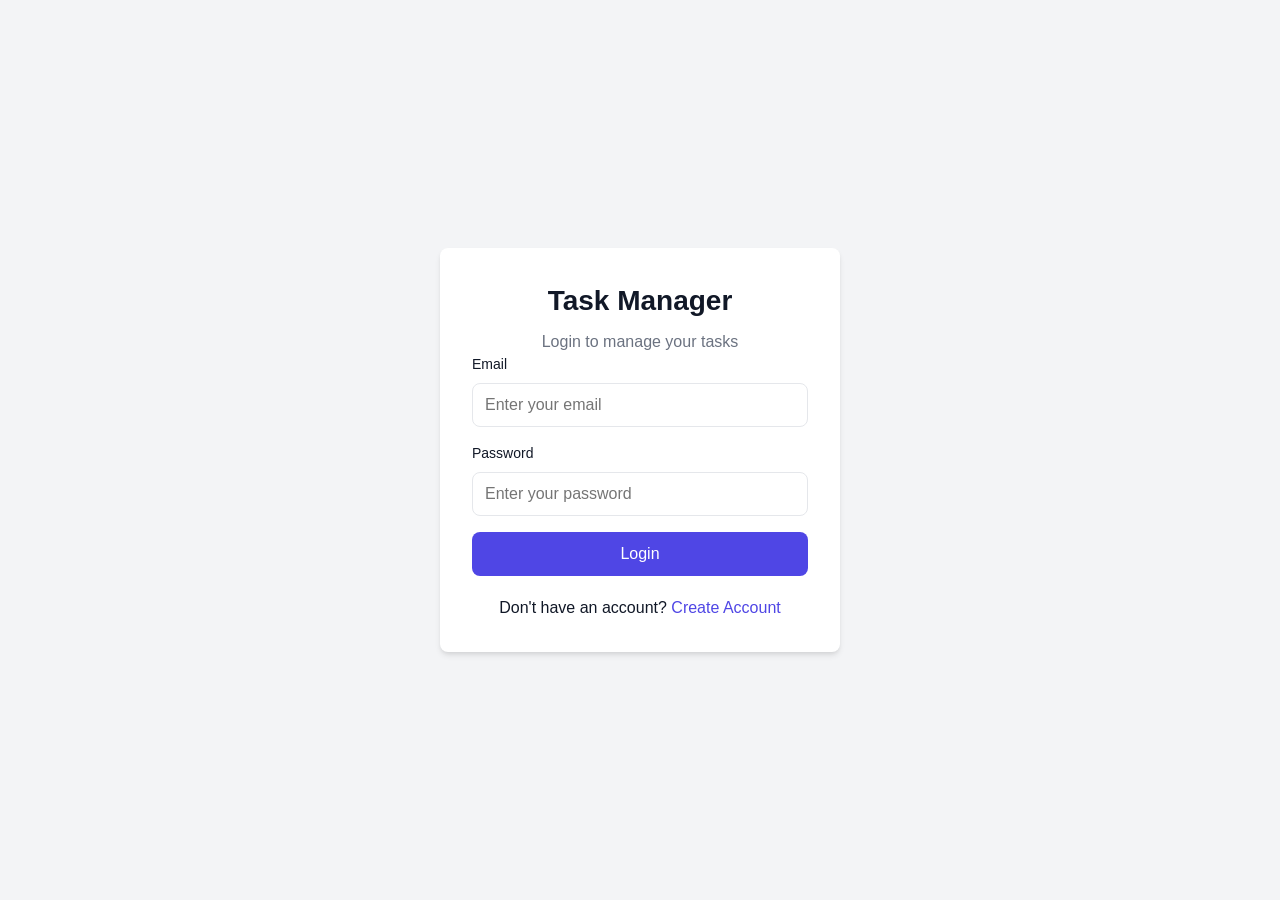
<file: index.html>
<!DOCTYPE html>
<html lang="en">
<head>
    <meta charset="UTF-8">
    <meta name="viewport" content="width=device-width, initial-scale=1.0">
    <title>Task Manager - Login</title>
    <link rel="stylesheet" href="css/style.css">
</head>
<body class="center-layout">
    <div class="auth-container card">
        <h1 class="text-center">Task Manager</h1>
        <p class="text-center text-muted">Login to manage your tasks</p>
        
        <form id="loginForm" class="auth-form">
            <div class="form-group">
                <label for="email">Email</label>
                <input type="email" id="email" required placeholder="Enter your email">
            </div>
            <div class="form-group">
                <label for="password">Password</label>
                <input type="password" id="password" required placeholder="Enter your password">
            </div>
            <button type="submit" class="btn btn-primary btn-full">Login</button>
        </form>
        
        <p class="text-center mt-20">
            Don't have an account? <a href="register.html">Create Account</a>
        </p>
    </div>

    <div id="toast" class="toast"></div>

    <script src="js/auth.js"></script>
    <script>
        if (getCurrentUser()) {
            window.location.href = 'dashboard.html';
        }

        document.getElementById('loginForm').addEventListener('submit', function(e) {
            e.preventDefault();
            const email = document.getElementById('email').value.trim();
            const password = document.getElementById('password').value.trim();
            
            if (loginUser(email, password)) {
                window.location.href = 'dashboard.html';
            }
        });
    </script>
</body>
</html>
</file>
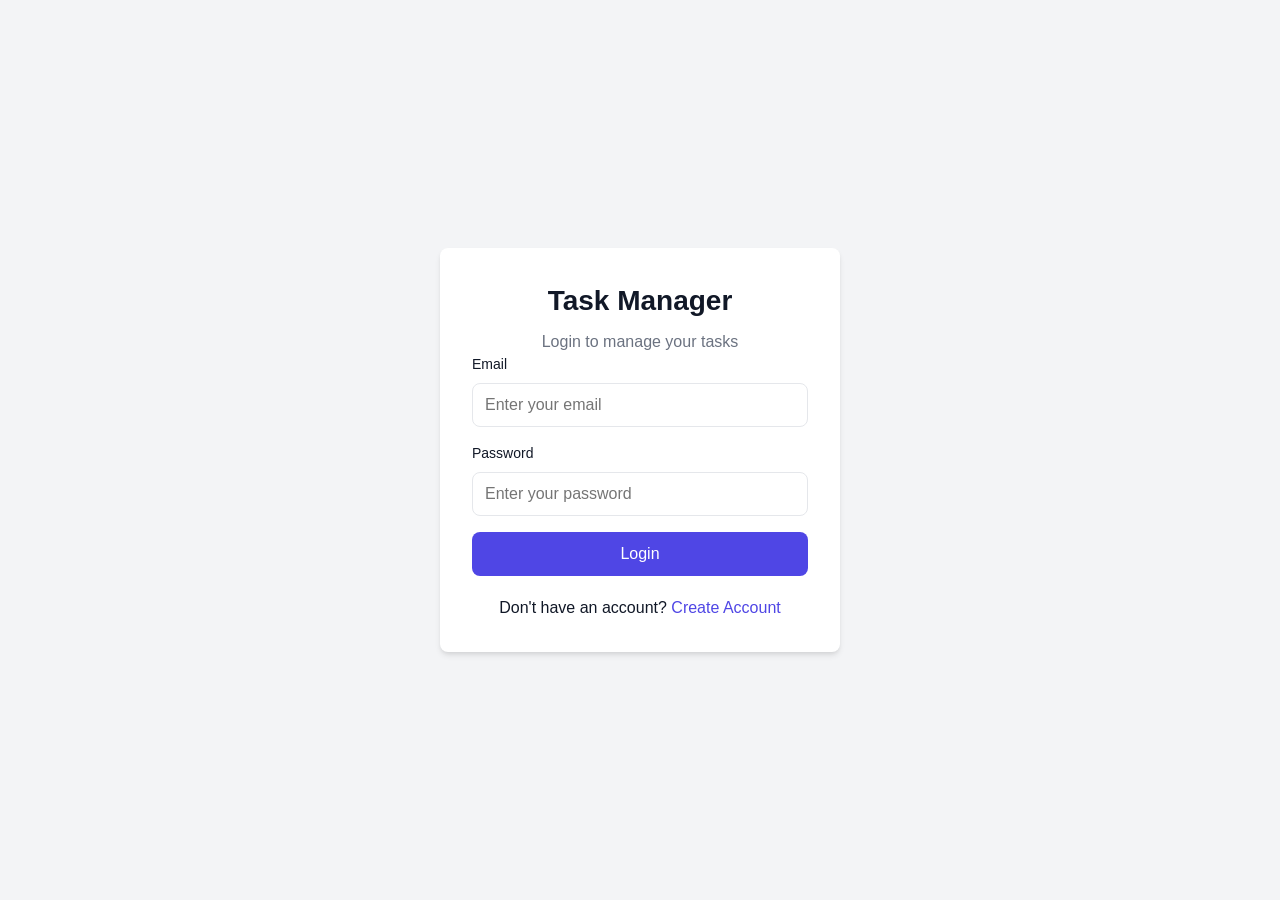
<file: dashboard.html>
<!DOCTYPE html>
<html lang="en">
<head>
    <meta charset="UTF-8">
    <meta name="viewport" content="width=device-width, initial-scale=1.0">
    <title>Task Manager - Dashboard</title>
    <link rel="stylesheet" href="css/style.css">
    <link href="https://fonts.googleapis.com/css2?family=Inter:wght@400;500;600;700&display=swap" rel="stylesheet">
</head>
<body class="dashboard-layout">
    <header class="navbar">
        <div class="nav-container">
            <div class="nav-brand">Task Manager</div>
            <div class="nav-user">
                <span id="userNameDisplay">Welcome, User</span>
                <button onclick="logoutUser()" class="btn btn-outline btn-sm">Logout</button>
            </div>
        </div>
    </header>

    <main class="dashboard-container">
        <section class="stats-grid" id="statsContainer">
            <div class="stat-card">
                <div class="stat-title">Total Tasks</div>
                <div class="stat-value" id="stat-total">0</div>
            </div>
            <div class="stat-card stat-pending">
                <div class="stat-title">Pending</div>
                <div class="stat-value" id="stat-pending">0</div>
            </div>
            <div class="stat-card stat-progress">
                <div class="stat-title">In Progress</div>
                <div class="stat-value" id="stat-progress">0</div>
            </div>
            <div class="stat-card stat-completed">
                <div class="stat-title">Completed</div>
                <div class="stat-value" id="stat-completed">0</div>
            </div>
        </section>

        <section class="controls-section">
            <div class="controls-header">
                <h2>My Tasks</h2>
                <button onclick="openTaskModal()" class="btn btn-primary">+ Add Task</button>
            </div>
            <div class="controls-bar">
                <div class="search-box">
                    <input type="text" id="searchInput" placeholder="Search tasks by title or description...">
                </div>
                <div class="filter-group">
                    <button class="filter-btn active" data-filter="All">All</button>
                    <button class="filter-btn" data-filter="Pending">Pending</button>
                    <button class="filter-btn" data-filter="In Progress">In Progress</button>
                    <button class="filter-btn" data-filter="Completed">Completed</button>
                </div>
            </div>
        </section>

        <section class="tasks-grid" id="tasksContainer">
        </section>
    </main>

    <div id="taskModal" class="modal">
        <div class="modal-content">
            <div class="modal-header">
                <h3 id="modalTitle">Add New Task</h3>
                <span class="close-modal" onclick="closeTaskModal()">&times;</span>
            </div>
            <form id="taskForm">
                <input type="hidden" id="taskId">
                <div class="form-group">
                    <label for="taskTitle">Title</label>
                    <input type="text" id="taskTitle" required placeholder="Task title">
                </div>
                <div class="form-group">
                    <label for="taskDesc">Description</label>
                    <textarea id="taskDesc" rows="3" placeholder="Task description"></textarea>
                </div>
                <div class="form-grid">
                    <div class="form-group">
                        <label for="taskDueDate">Due Date</label>
                        <input type="date" id="taskDueDate" required>
                    </div>
                    <div class="form-group">
                        <label for="taskPriority">Priority</label>
                        <select id="taskPriority" required>
                            <option value="Low">Low</option>
                            <option value="Medium" selected>Medium</option>
                            <option value="High">High</option>
                        </select>
                    </div>
                    <div class="form-group">
                        <label for="taskStatus">Status</label>
                        <select id="taskStatus" required>
                            <option value="Pending" selected>Pending</option>
                            <option value="In Progress">In Progress</option>
                            <option value="Completed">Completed</option>
                        </select>
                    </div>
                </div>
                <div class="modal-footer">
                    <button type="button" class="btn btn-outline" onclick="closeTaskModal()">Cancel</button>
                    <button type="submit" class="btn btn-primary">Save Task</button>
                </div>
            </form>
        </div>
    </div>

    <div id="deleteModal" class="modal">
        <div class="modal-content modal-sm">
            <div class="modal-header">
                <h3>Confirm Deletion</h3>
            </div>
            <p>Are you sure you want to delete this task? This action cannot be undone.</p>
            <div class="modal-footer mt-20">
                <button class="btn btn-outline" onclick="closeDeleteModal()">Cancel</button>
                <button class="btn btn-danger" id="confirmDeleteBtn">Delete</button>
            </div>
        </div>
    </div>

    <div id="toast" class="toast"></div>

    <script src="js/auth.js"></script>
    <script src="js/tasks.js"></script>
</body>
</html>
</file>
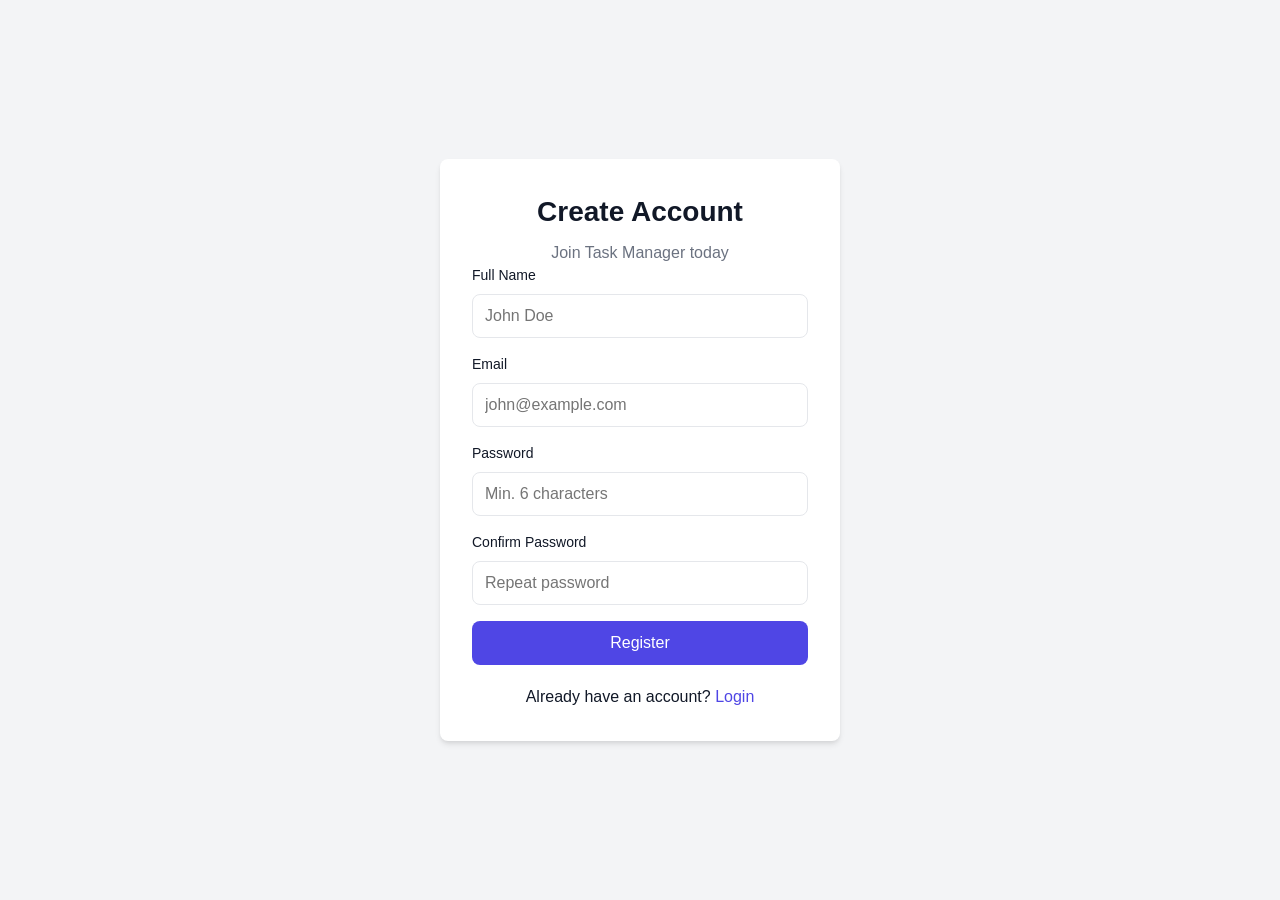
<file: register.html>
<!DOCTYPE html>
<html lang="en">
<head>
    <meta charset="UTF-8">
    <meta name="viewport" content="width=device-width, initial-scale=1.0">
    <title>Task Manager - Register</title>
    <link rel="stylesheet" href="css/style.css">
</head>
<body class="center-layout">
    <div class="auth-container card">
        <h1 class="text-center">Create Account</h1>
        <p class="text-center text-muted">Join Task Manager today</p>
        
        <form id="registerForm" class="auth-form">
            <div class="form-group">
                <label for="name">Full Name</label>
                <input type="text" id="name" required placeholder="John Doe">
            </div>
            <div class="form-group">
                <label for="email">Email</label>
                <input type="email" id="email" required placeholder="john@example.com">
            </div>
            <div class="form-group">
                <label for="password">Password</label>
                <input type="password" id="password" required placeholder="Min. 6 characters" minlength="6">
            </div>
            <div class="form-group">
                <label for="confirmPassword">Confirm Password</label>
                <input type="password" id="confirmPassword" required placeholder="Repeat password">
            </div>
            <button type="submit" class="btn btn-primary btn-full">Register</button>
        </form>
        
        <p class="text-center mt-20">
            Already have an account? <a href="index.html">Login</a>
        </p>
    </div>

    <div id="toast" class="toast"></div>

    <script src="js/auth.js"></script>
    <script>
        if (getCurrentUser()) {
            window.location.href = 'dashboard.html';
        }

        document.getElementById('registerForm').addEventListener('submit', function(e) {
            e.preventDefault();
            const name = document.getElementById('name').value.trim();
            const email = document.getElementById('email').value.trim();
            const password = document.getElementById('password').value.trim();
            const confirmPassword = document.getElementById('confirmPassword').value.trim();
            
            if (password !== confirmPassword) {
                showToast('Passwords do not match', 'error');
                return;
            }

            if (registerUser(name, email, password)) {
                showToast('Registration successful! Redirecting to login...', 'success');
                setTimeout(() => {
                    window.location.href = 'index.html';
                }, 1500);
            }
        });
    </script>
</body>
</html>
</file>
<file: css/style.css>
:root {
    --primary: #4f46e5;
    --primary-hover: #4338ca;
    --danger: #ef4444;
    --danger-hover: #dc2626;
    --success: #10b981;
    --warning: #f59e0b;
    --info: #3b82f6;
    
    --bg-main: #f3f4f6;
    --bg-card: #ffffff;
    --text-main: #111827;
    --text-muted: #6b7280;
    --border: #e5e7eb;
    
    --shadow-sm: 0 1px 2px 0 rgba(0, 0, 0, 0.05);
    --shadow: 0 4px 6px -1px rgba(0, 0, 0, 0.1), 0 2px 4px -1px rgba(0, 0, 0, 0.06);
    --shadow-lg: 0 10px 15px -3px rgba(0, 0, 0, 0.1), 0 4px 6px -2px rgba(0, 0, 0, 0.05);
    
    --radius: 0.5rem;
    --container-max: 1200px;
}

* {
    margin: 0;
    padding: 0;
    box-sizing: border-box;
    font-family: 'Inter', -apple-system, BlinkMacSystemFont, "Segoe UI", Roboto, sans-serif;
}

body {
    background-color: var(--bg-main);
    color: var(--text-main);
    line-height: 1.5;
}

a {
    color: var(--primary);
    text-decoration: none;
    transition: color 0.2s;
}

a:hover {
    color: var(--primary-hover);
}

.text-center { text-align: center; }
.text-muted { color: var(--text-muted); }
.mt-20 { margin-top: 1.25rem; }
.mb-20 { margin-bottom: 1.25rem; }

.center-layout {
    display: flex;
    align-items: center;
    justify-content: center;
    min-height: 100vh;
    padding: 1rem;
}

.dashboard-layout {
    min-height: 100vh;
    display: flex;
    flex-direction: column;
}

.card {
    background: var(--bg-card);
    border-radius: var(--radius);
    box-shadow: var(--shadow);
    padding: 2rem;
}

.auth-container {
    width: 100%;
    max-width: 400px;
}

.auth-container h1 {
    margin-bottom: 0.5rem;
    font-size: 1.75rem;
}

.form-group {
    margin-bottom: 1rem;
}

.form-group label {
    display: block;
    margin-bottom: 0.5rem;
    font-weight: 500;
    font-size: 0.875rem;
}

.form-group input,
.form-group select,
.form-group textarea {
    width: 100%;
    padding: 0.75rem;
    border: 1px solid var(--border);
    border-radius: var(--radius);
    font-size: 1rem;
    transition: border-color 0.2s, box-shadow 0.2s;
}

.form-group input:focus,
.form-group select:focus,
.form-group textarea:focus {
    outline: none;
    border-color: var(--primary);
    box-shadow: 0 0 0 3px rgba(79, 70, 229, 0.1);
}

.form-grid {
    display: grid;
    grid-template-columns: repeat(auto-fit, minmax(150px, 1fr));
    gap: 1rem;
}

.btn {
    display: inline-block;
    font-weight: 500;
    text-align: center;
    padding: 0.75rem 1.5rem;
    border: 1px solid transparent;
    border-radius: var(--radius);
    cursor: pointer;
    transition: all 0.2s;
    font-size: 1rem;
}

.btn-sm {
    padding: 0.5rem 1rem;
    font-size: 0.875rem;
}

.btn-full {
    width: 100%;
}

.btn-primary {
    background-color: var(--primary);
    color: white;
}

.btn-primary:hover {
    background-color: var(--primary-hover);
}

.btn-outline {
    background-color: transparent;
    border-color: var(--border);
    color: var(--text-main);
}

.btn-outline:hover {
    background-color: var(--bg-main);
}

.btn-danger {
    background-color: var(--danger);
    color: white;
}

.btn-danger:hover {
    background-color: var(--danger-hover);
}

.btn-success {
    background-color: var(--success);
    color: white;
}

.navbar {
    background-color: var(--bg-card);
    box-shadow: var(--shadow-sm);
    position: sticky;
    top: 0;
    z-index: 10;
}

.nav-container {
    max-width: var(--container-max);
    margin: 0 auto;
    padding: 1rem;
    display: flex;
    justify-content: space-between;
    align-items: center;
}

.nav-brand {
    font-size: 1.25rem;
    font-weight: 700;
    color: var(--primary);
}

.nav-user {
    display: flex;
    align-items: center;
    gap: 1rem;
    font-weight: 500;
}

.dashboard-container {
    max-width: var(--container-max);
    margin: 0 auto;
    padding: 2rem 1rem;
    width: 100%;
}

.stats-grid {
    display: grid;
    grid-template-columns: repeat(auto-fit, minmax(200px, 1fr));
    gap: 1rem;
    margin-bottom: 2rem;
}

.stat-card {
    background: var(--bg-card);
    padding: 1.5rem;
    border-radius: var(--radius);
    box-shadow: var(--shadow-sm);
    text-align: center;
    border-bottom: 4px solid var(--primary);
}

.stat-pending { border-bottom-color: var(--warning); }
.stat-progress { border-bottom-color: var(--info); }
.stat-completed { border-bottom-color: var(--success); }

.stat-title {
    font-size: 0.875rem;
    color: var(--text-muted);
    font-weight: 600;
    text-transform: uppercase;
    letter-spacing: 0.05em;
}

.stat-value {
    font-size: 2rem;
    font-weight: 700;
    margin-top: 0.5rem;
    color: var(--text-main);
}

.controls-section {
    margin-bottom: 2rem;
}

.controls-header {
    display: flex;
    justify-content: space-between;
    align-items: center;
    margin-bottom: 1rem;
}

.controls-bar {
    display: flex;
    gap: 1rem;
    flex-wrap: wrap;
    background: var(--bg-card);
    padding: 1rem;
    border-radius: var(--radius);
    box-shadow: var(--shadow-sm);
}

.search-box {
    flex: 1;
    min-width: 250px;
}

.search-box input {
    width: 100%;
    padding: 0.5rem 1rem;
    border: 1px solid var(--border);
    border-radius: var(--radius);
    font-size: 0.875rem;
}

.filter-group {
    display: flex;
    gap: 0.5rem;
    overflow-x: auto;
    padding-bottom: 2px;
}

.filter-btn {
    padding: 0.5rem 1rem;
    border: 1px solid var(--border);
    background: transparent;
    border-radius: 20px;
    cursor: pointer;
    white-space: nowrap;
    font-size: 0.875rem;
    transition: all 0.2s;
}

.filter-btn:hover {
    background: var(--bg-main);
}

.filter-btn.active {
    background: var(--primary);
    color: white;
    border-color: var(--primary);
}

.tasks-grid {
    display: grid;
    grid-template-columns: repeat(auto-fill, minmax(300px, 1fr));
    gap: 1.5rem;
}

.task-card {
    background: var(--bg-card);
    border-radius: var(--radius);
    padding: 1.5rem;
    box-shadow: var(--shadow-sm);
    display: flex;
    flex-direction: column;
    transition: transform 0.2s, box-shadow 0.2s;
    border-top: 4px solid var(--border);
}

.task-card:hover {
    transform: translateY(-2px);
    box-shadow: var(--shadow);
}

.task-card.priority-High { border-top-color: var(--danger); }
.task-card.priority-Medium { border-top-color: var(--warning); }
.task-card.priority-Low { border-top-color: var(--info); }

.task-header {
    display: flex;
    justify-content: space-between;
    align-items: flex-start;
    margin-bottom: 1rem;
}

.task-title {
    font-size: 1.125rem;
    font-weight: 600;
    margin-right: 0.5rem;
    word-break: break-word;
}

.task-desc {
    color: var(--text-muted);
    font-size: 0.875rem;
    margin-bottom: 1rem;
    flex-grow: 1;
    word-break: break-word;
}

.task-meta {
    display: flex;
    flex-wrap: wrap;
    gap: 0.5rem;
    margin-bottom: 1rem;
    font-size: 0.75rem;
}

.badge {
    padding: 0.25rem 0.5rem;
    border-radius: 9999px;
    font-weight: 500;
}

.badge-status-Pending { background: #fee2e2; color: #991b1b; }
.badge-status-InProgress { background: #dbeafe; color: #1e40af; }
.badge-status-Completed { background: #d1fae5; color: #065f46; }

.task-actions {
    display: flex;
    gap: 0.5rem;
    border-top: 1px solid var(--border);
    padding-top: 1rem;
    margin-top: auto;
}

.task-actions button {
    flex: 1;
}

.empty-state {
    grid-column: 1 / -1;
    text-align: center;
    padding: 3rem;
    background: var(--bg-card);
    border-radius: var(--radius);
    color: var(--text-muted);
}

.modal {
    display: none;
    position: fixed;
    top: 0;
    left: 0;
    width: 100%;
    height: 100%;
    background-color: rgba(0, 0, 0, 0.5);
    z-index: 100;
    align-items: center;
    justify-content: center;
    padding: 1rem;
}

.modal.active {
    display: flex;
}

.modal-content {
    background-color: var(--bg-card);
    padding: 2rem;
    border-radius: var(--radius);
    width: 100%;
    max-width: 500px;
    box-shadow: var(--shadow-lg);
    animation: modalSlideIn 0.3s ease-out;
}

.modal-sm {
    max-width: 400px;
}

@keyframes modalSlideIn {
    from { transform: translateY(-20px); opacity: 0; }
    to { transform: translateY(0); opacity: 1; }
}

.modal-header {
    display: flex;
    justify-content: space-between;
    align-items: center;
    margin-bottom: 1.5rem;
}

.close-modal {
    font-size: 1.5rem;
    cursor: pointer;
    color: var(--text-muted);
}

.close-modal:hover {
    color: var(--text-main);
}

.modal-footer {
    display: flex;
    justify-content: flex-end;
    gap: 1rem;
    margin-top: 1.5rem;
}

.toast {
    position: fixed;
    bottom: 20px;
    right: 20px;
    padding: 1rem 1.5rem;
    background: white;
    color: var(--text-main);
    border-radius: var(--radius);
    box-shadow: var(--shadow-lg);
    transform: translateY(100px);
    opacity: 0;
    transition: all 0.3s cubic-bezier(0.68, -0.55, 0.265, 1.55);
    z-index: 1000;
    display: flex;
    align-items: center;
    gap: 0.5rem;
    border-left: 4px solid var(--primary);
}

.toast.show {
    transform: translateY(0);
    opacity: 1;
}

.toast.error { border-left-color: var(--danger); }
.toast.success { border-left-color: var(--success); }

@media (max-width: 768px) {
    .controls-bar {
        flex-direction: column;
    }
    
    .search-box {
        width: 100%;
    }
    
    .filter-group {
        width: 100%;
        overflow-x: auto;
    }
    
    .nav-user span {
        display: none;
    }
}

@media (max-width: 480px) {
    .stats-grid {
        grid-template-columns: 1fr 1fr;
    }
    
    .form-grid {
        grid-template-columns: 1fr;
    }
    
    .task-actions {
        flex-direction: column;
    }
    
    .controls-header {
        flex-direction: column;
        align-items: flex-start;
        gap: 1rem;
    }
    
    .controls-header button {
        width: 100%;
    }
}
</file>
